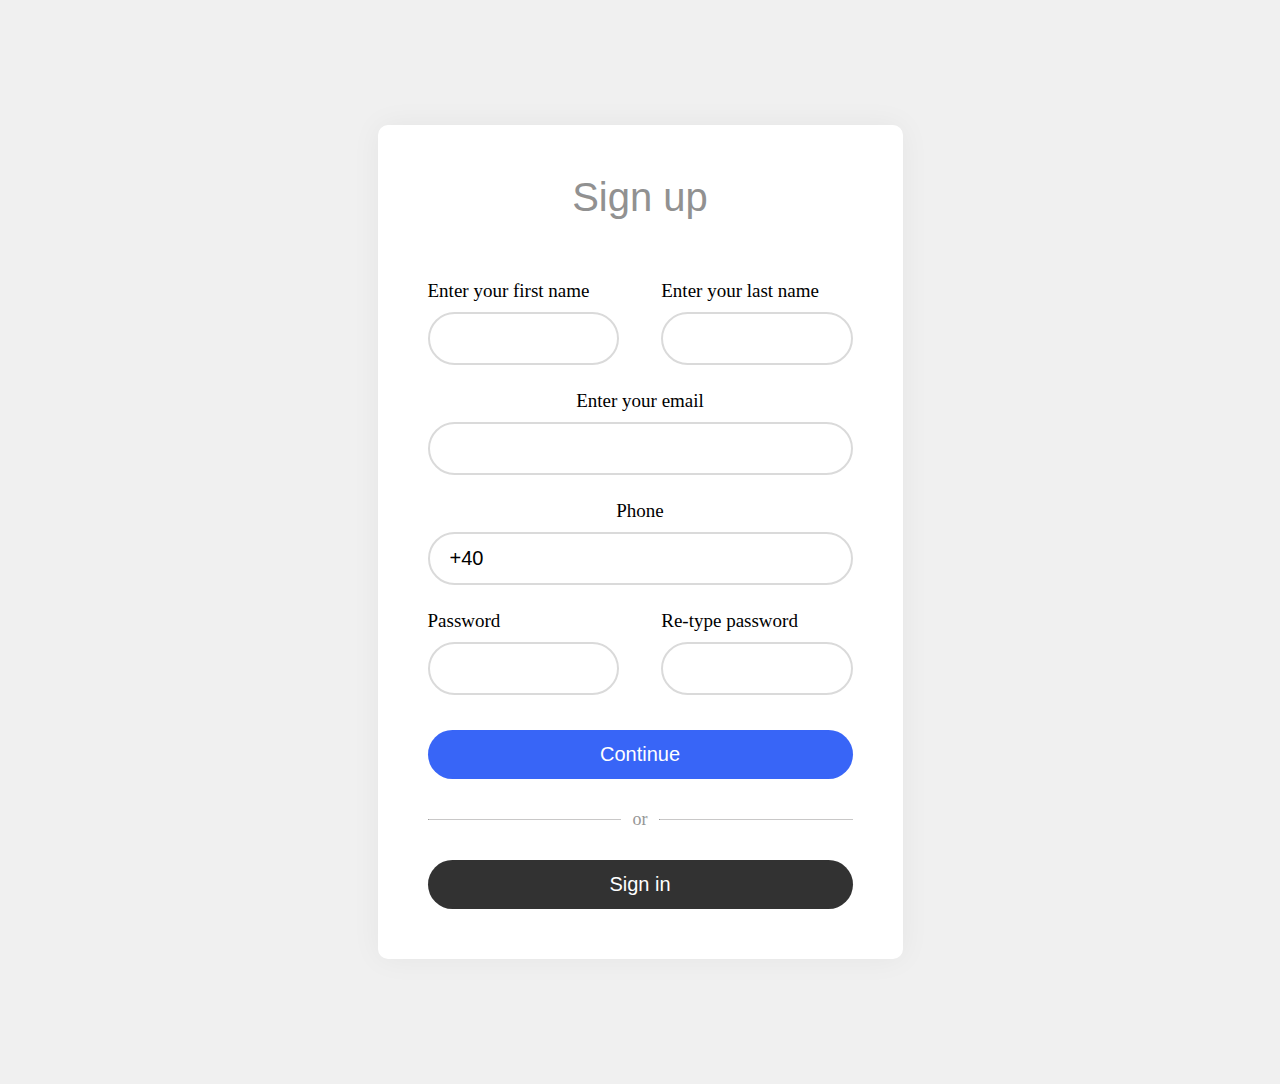
<file: main_navbar/profile.html>
<!DOCTYPE html>
<html>
  <head>
    <title>Register</title>
    <link rel="stylesheet" type="text/css" href="profile.css" />
    <!--Viewport meta tag mobile optimization-->
    <meta name="viewport" content="width=device-width, initial-scale=1" />
  </head>

  <body>
    <div class="auth__container">
      <form class="auth">
        <span class="auth__heading">Sign up</span>
        <div class="auth__input-pair">
          <div>
            <label>Enter your first name</label>
            <input
              type="text"
              name="firstname"
              required
            />
          </div>
          <div>
            <label>Enter your last name</label>
            <input
              type="text"
              name="lastname"
              required
            />
          </div>
        </div>
        <label>Enter your email</label>
        <input
          type="text"
          name="email"
          required
        />
        <label>Phone</label>
        <input
          type="text"
          name="phone"
          value="+40"
          required
        />
        <div class="auth__input-pair">
          <div>
            <label>Password</label>
            <input
              type="text"
              name="pw"
              required
            />
          </div>
          <div>
            <label>Re-type password</label>
            <input
              type="text"
              name="rtpw"
              required
            />
          </div>
        </div>
        <button class="auth__btn--continue" type="submit">Continue</button>
      </form>
      <div class="auth__separator">
        <hr>
        <span>or</span>
        <hr>
      </div>
      <button class="auth__btn--signin">Sign in</button>
    </div>
  </body>
</html>
</file>
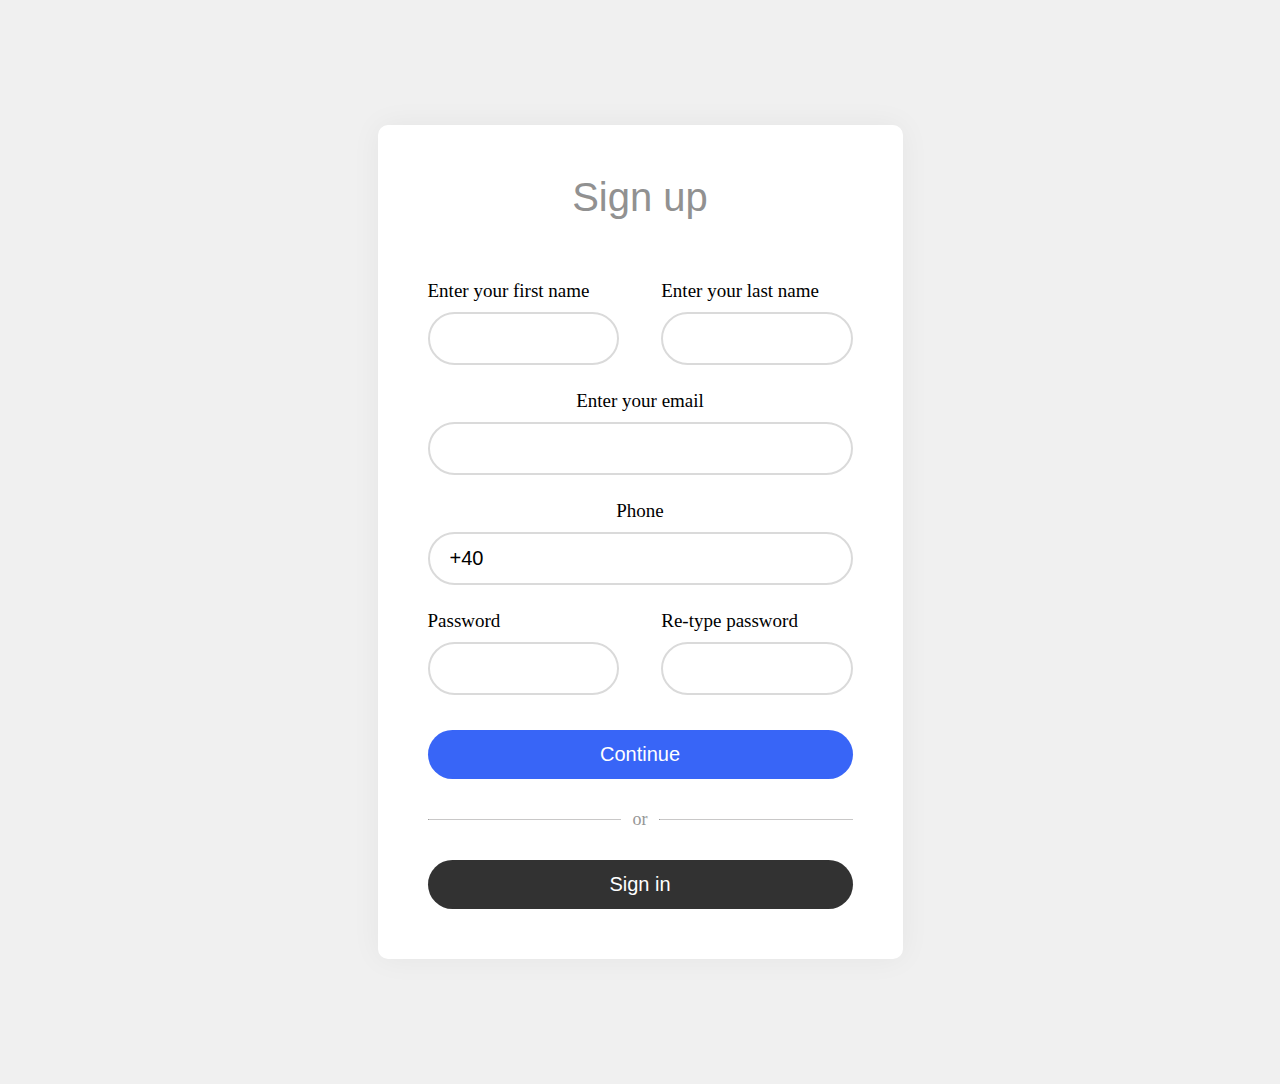
<file: main_navbar/profile/profile.html>
<!--
  TODO: Input Login: Email, Password
-->

<!DOCTYPE html>
<html>
  <head>
    <title>Sign up</title>
    <link rel="stylesheet" type="text/css" href="profile.css" />
    <!--Viewport meta tag mobile optimization-->
    <meta name="viewport" content="width=device-width, initial-scale=1" />
  </head>

  <body>
    <div class="auth__container">
      <form class="auth">
        <span class="auth__heading">Sign up</span>
        <div class="auth__input-pair">
          <div>
            <label>Enter your first name</label>
            <input
              type="text"
              name="firstname"
              required
            />
          </div>
          <div>
            <label>Enter your last name</label>
            <input
              type="text"
              name="lastname"
              required
            />
          </div>
        </div>
        <label>Enter your email</label>
        <input
          type="text"
          name="email"
          required
        />
        <label>Phone</label>
        <input
          type="text"
          name="phone"
          value="+40"
          required
        />
        <div class="auth__input-pair">
          <div>
            <label>Password</label>
            <input
              type="text"
              name="pw"
              required
            />
          </div>
          <div>
            <label>Re-type password</label>
            <input
              type="text"
              name="rtpw"
              required
            />
          </div>
        </div>
        <button class="auth__btn--continue" type="submit">Continue</button>
      </form>
      <div class="auth__separator">
        <hr>
        <span>or</span>
        <hr>
      </div>
      <button class="auth__btn--switch-state">Sign in</button>
    </div>
    <script src="profile.js"></script>
  </body>
</html>
</file>
<file: main_navbar/profile.css>
/*
  TODO: Input Login: Email, Password
*/

body {
  margin: 0;
  background-color: rgb(240, 240, 240);
  display: flex;
  align-items: center;
  justify-content: center;
  flex-direction: column;
}

.auth__container {
  margin: 125px 0;
  width: 425px;
  background-color: white;
  padding: 50px;
  box-shadow: 0 0 30px rgba(0, 0, 0, 0.05);
  border-radius: 10px;
  display: flex;
  flex-direction: column;
}

.auth__container button {
  width: 100%;
  border: none;
  padding: 13px 20px;
  border-radius: 50px;
  font-size: 20px;
}

.auth {
  display: flex;
  flex-direction: column;
  align-items: center;
}

.auth__heading {
  padding-bottom: 60px;
  font-family: Helvetica;
  font-size: 40px;
  color: rgb(145, 145, 145);
}

.auth__input-pair {
  display: flex;
  justify-content: space-between;
}

.auth__input-pair div {
  width: 45%;
  display: flex;
  flex-direction: column;
}

.auth label {
  font-family: Roboto;
  font-size: 19px;
}

.auth input {
  font-size: 20px;
  margin-top: 10px;
  margin-bottom: 25px;
  padding: 13px 20px;
  border-radius: 50px;
  border-style: solid;
  border-color: rgb(218, 218, 218);
  box-sizing: border-box;
  width: 100%;
}

.auth__btn--continue {
  margin-top: 10px;
  background-color: rgb(56, 101, 247);
  color: white;
}

.auth__separator {
  width: 100%;
  display: flex;
  justify-content: space-between;
  font-size: 18px;
  color: rgb(150, 150, 150);
  margin: 30px 0;
}

.auth__separator hr {
  width: 45%;
  margin: auto 0;
  border-color: rgb(201, 200, 200);
  border-top: 0;
}

.auth__btn--signin {
  background-color: rgb(50, 50, 50);
  color: white;
}

.auth__btn--continue:hover {
  background-color: rgb(48, 86, 210);
}

.auth__btn--signin:hover {
  background-color: rgb(30, 30, 30);
}
</file>
<file: main_navbar/profile/profile.css>
body {
  margin: 0;
  background-color: rgb(240, 240, 240);
  display: flex;
  align-items: center;
  justify-content: center;
  flex-direction: column;
}

.auth__container {
  margin: 125px 0;
  width: 425px;
  background-color: white;
  padding: 50px;
  box-shadow: 0 0 30px rgba(0, 0, 0, 0.05);
  border-radius: 10px;
  display: flex;
  flex-direction: column;
}

.auth__container button {
  width: 100%;
  border: none;
  padding: 13px 20px;
  border-radius: 50px;
  font-size: 20px;
}

.auth {
  display: flex;
  flex-direction: column;
  align-items: center;
}

.auth__heading {
  padding-bottom: 60px;
  font-family: Helvetica;
  font-size: 40px;
  color: rgb(145, 145, 145);
}

.auth__input-pair {
  display: flex;
  justify-content: space-between;
}

.auth__input-pair div {
  width: 45%;
  display: flex;
  flex-direction: column;
}

.auth label {
  font-family: Roboto;
  font-size: 19px;
}

.auth input {
  font-size: 20px;
  margin-top: 10px;
  margin-bottom: 25px;
  padding: 13px 20px;
  border-radius: 50px;
  border-style: solid;
  border-color: rgb(218, 218, 218);
  box-sizing: border-box;
  width: 100%;
}

.auth__btn--continue {
  margin-top: 10px;
  background-color: rgb(56, 101, 247);
  color: white;
}

.auth__separator {
  width: 100%;
  display: flex;
  justify-content: space-between;
  font-size: 18px;
  color: rgb(150, 150, 150);
  margin: 30px 0;
}

.auth__separator hr {
  width: 45%;
  margin: auto 0;
  border-color: rgb(201, 200, 200);
  border-top: 0;
}

.auth__btn--switch-state {
  background-color: rgb(50, 50, 50);
  color: white;
}

.auth__btn--continue:hover {
  background-color: rgb(48, 86, 210);
}

.auth__btn--switch-state:hover {
  background-color: rgb(30, 30, 30);
}
</file>
